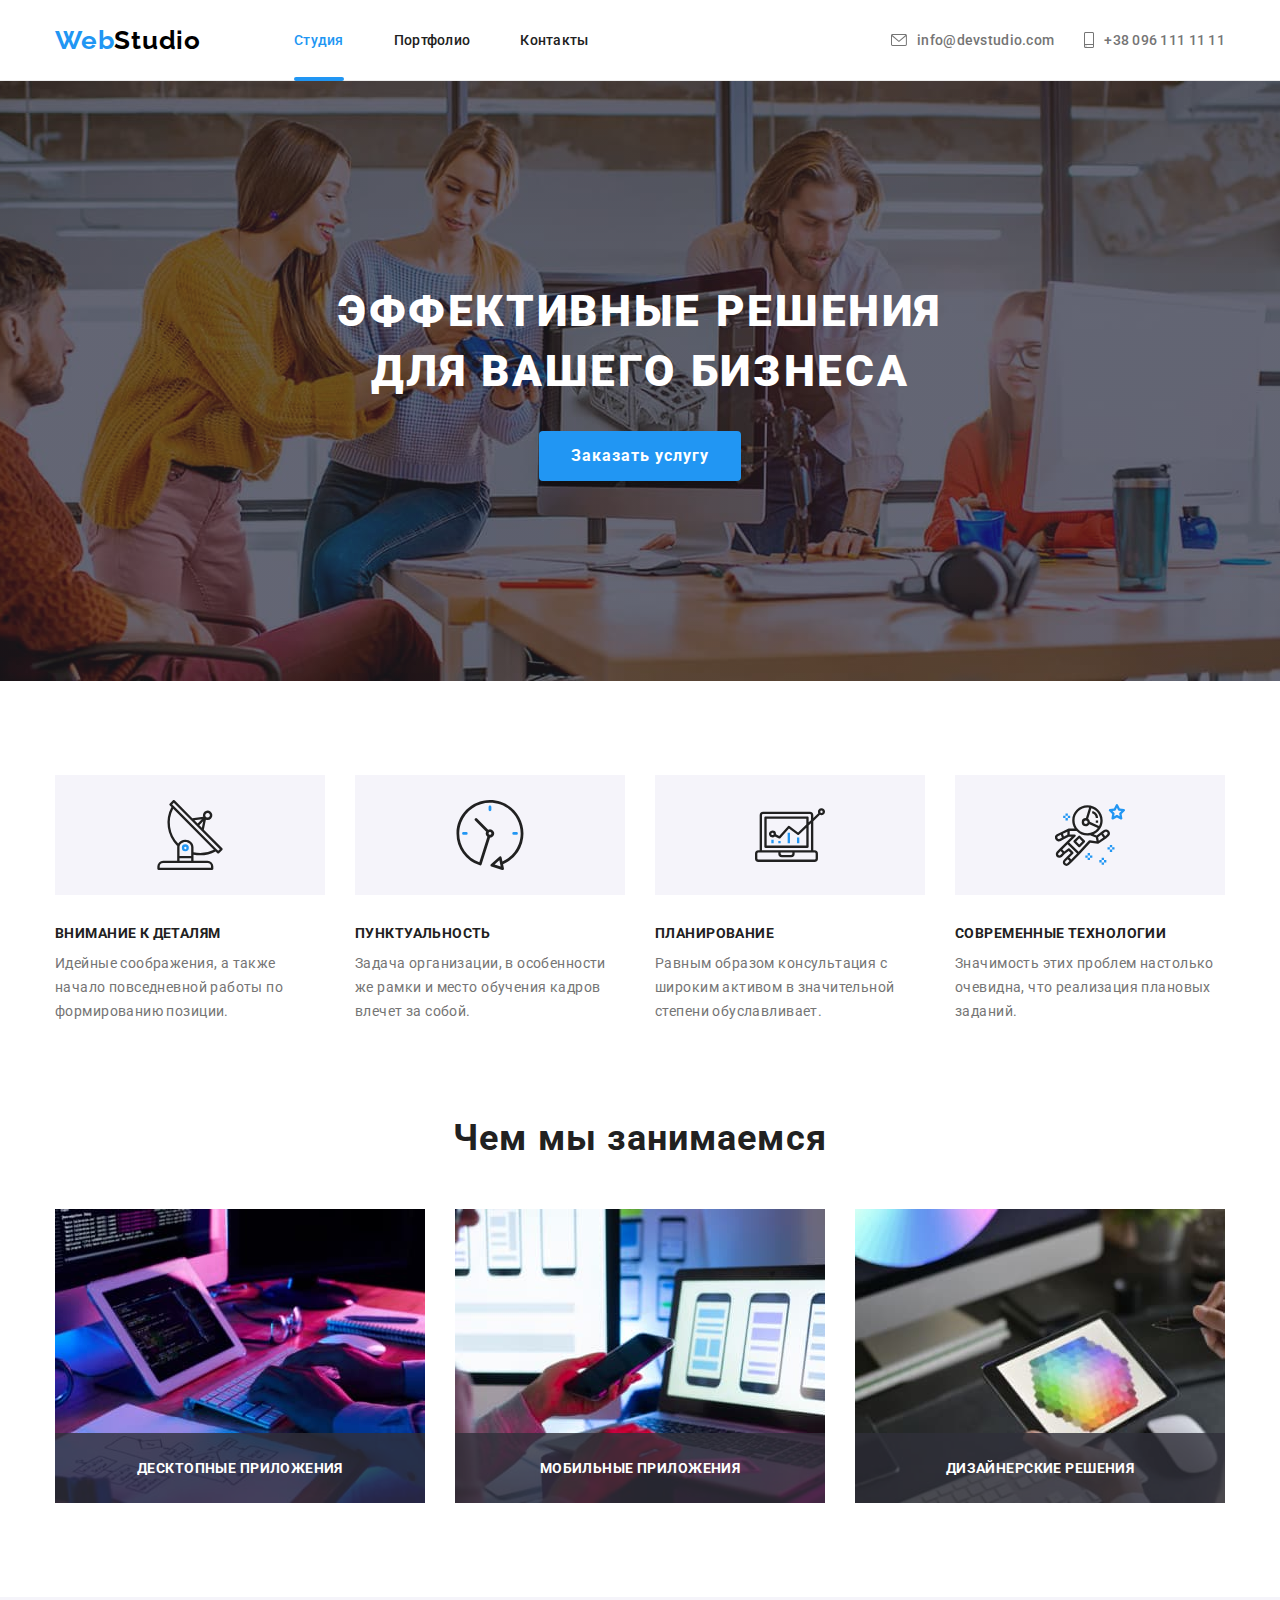
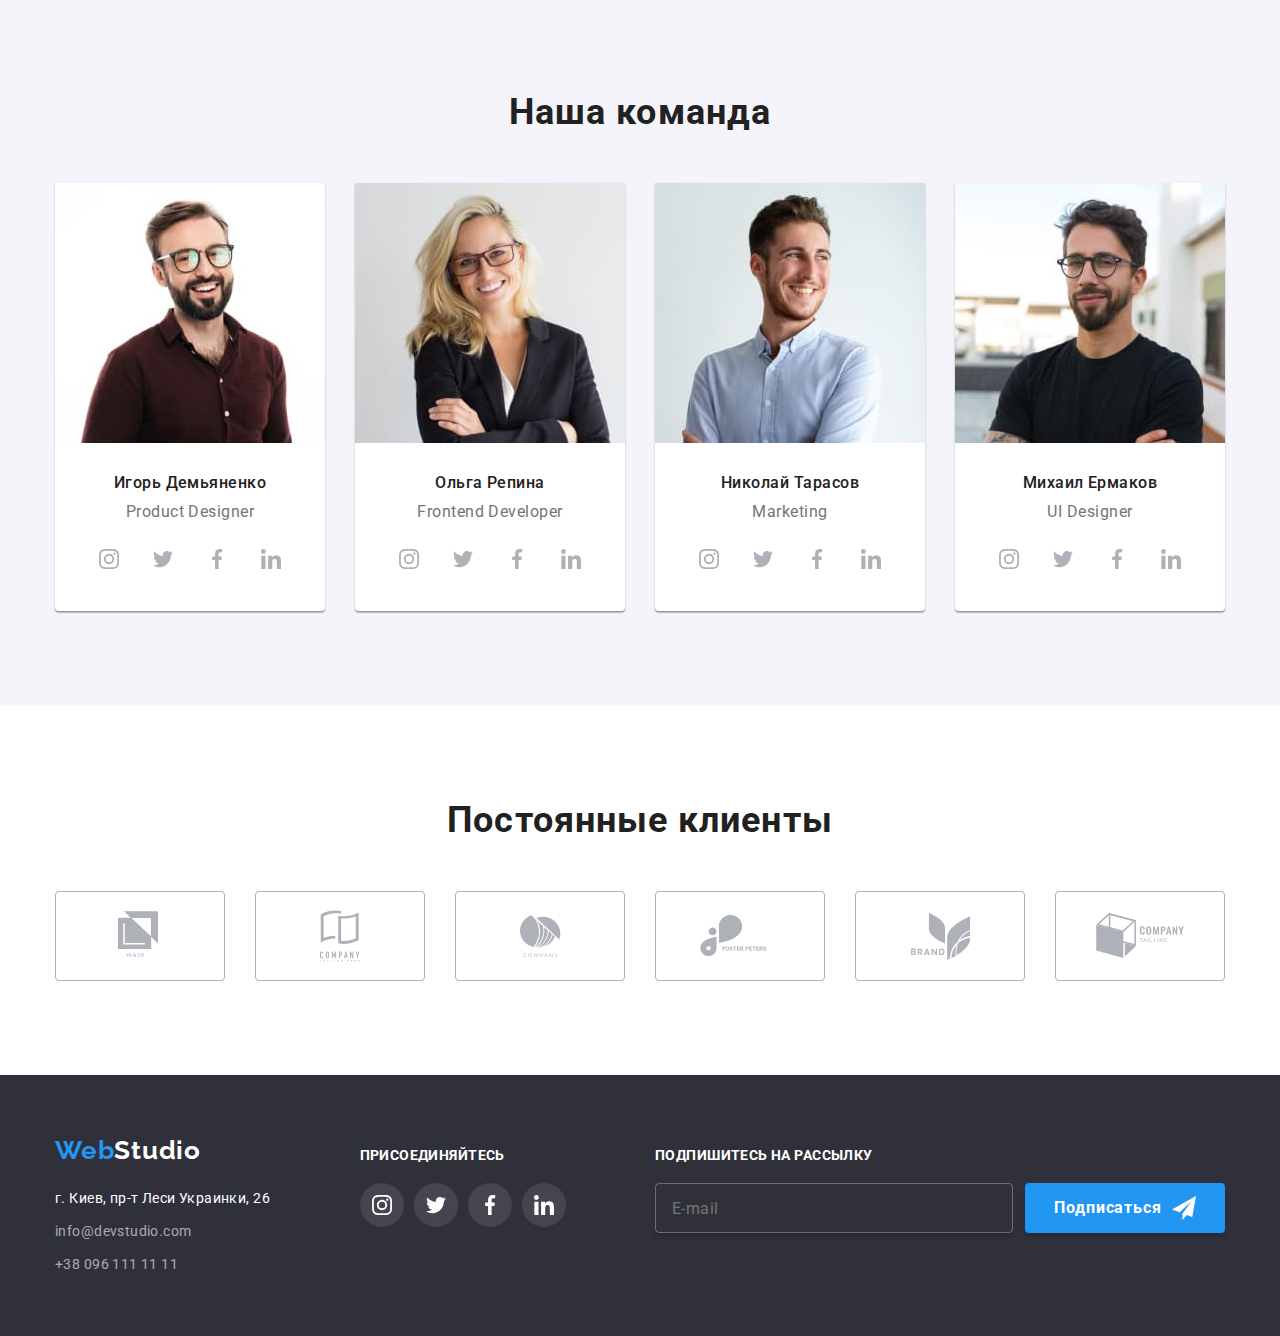
<file: index.html>
<!DOCTYPE html>
<html lang="ru">
  <head>
    <meta charset="UTF-8" />
    <meta name="viewport" content="width=device-width, initial-scale=1.0" />
    <title>Web Studio</title>
    <link
      rel="stylesheet"
      href="https://cdnjs.cloudflare.com/ajax/libs/modern-normalize/1.0.0/modern-normalize.css"
    />
    <link
      href="https://fonts.googleapis.com/css2?family=Raleway:wght@700&family=Roboto:wght@400;500;700&display=swap"
      rel="stylesheet"
    />
    <link rel="stylesheet" href="./css/main.min.css"/>
  </head>

  <body class="body">
    <!--HEADER-->
    <header class="header">
      <div class="container container--header">
        <div class="mobile-menu-wrapper">
          <a class="logo logo--light-theme logo--header link" href="./index.html" aria-label="логотип веб студии">
            <span class="logo-accent">Web</span>Studio
          </a>
          <button type="button" class="menu-button" aria-expanded="false" data-menu-button>
            <svg width="40" height="40" aria-label="переключатель мобильного меню">
              <use class="icon-close" href="./images/sprite.svg#close-menu"></use>
              <use class="icon-menu" href="./images/sprite.svg#menu"></use>
            </svg>
          </button>
        </div>
        <div class="menu-container" data-menu>
          <nav class="navigation">
            <ul class="navigation__list list">
              <li class="navigation__item">
                <a class="navigation__link navigation__link--current link" href="./index.html">Студия</a>
              </li>
              <li class="navigation__item">
                <a class="navigation__link link" href="./portfolio.html">Портфолио</a>
              </li>
              <li class="navigation__item">
                <a class="navigation__link link" href="">Контакты</a>
              </li>
            </ul>
          </nav>
          <address class="header__address address">
            <ul class="header__address-list list">
              <li class="header__address-item">
                <a class="header__address-link link" href="mailto:info@devstudio.com">
                  <svg class="header__address-icon" width="16" height="12">
                    <use href="./images/sprite.svg#envelope"></use>
                  </svg>
                  info@devstudio.com
                </a>
              </li>
              <li class="header__address-item">
                <a class="header__address-link link" href="tel:+380961111111">
                  <svg class="header__address-icon" width="10" height="16">
                    <use href="./images/sprite.svg#smartphone"></use>
                  </svg>
                  +38 096 111 11 11
                </a>
              </li>
            </ul>
          </address>
        </div>
      </div>
    </header>
    <main>
      <!--HERO-->
      <section class="hero">
        <div class="hero__bg">
          <div class="container">
            <h1 class="hero__title">
              Эффективные решения <br />
              для вашего бизнеса
            </h1>
            <button type="button" class="button button--hero" data-modal-open>
              Заказать услугу
            </button>
          </div>
        </div>
      </section>
      <!--ADVANTAGES-->
      <section class="advantages section">
        <div class="container">
          <h2 class="title visually-hidden">Преимущества</h2>
          <ul class="advantages__list list">
            <li class="advantages__item">
              <h3 class="advantages__item-title">Внимание к деталям</h3>
              <p class="advantages__item-text">
                Идейные соображения, а также начало повседневной работы по
                формированию позиции.
              </p>
            </li>
            <li class="advantages__item">
              <h3 class="advantages__item-title">Пунктуальность</h3>
              <p class="advantages__item-text">
                Задача организации, в особенности же рамки и место обучения
                кадров влечет за собой.
              </p>
            </li>
            <li class="advantages__item">
              <h3 class="advantages__item-title">Планирование</h3>
              <p class="advantages__item-text">
                Равным образом консультация с широким активом в значительной
                степени обуславливает.
              </p>
            </li>
            <li class="advantages__item">
              <h3 class="advantages__item-title">Современные технологии</h3>
              <p class="advantages__item-text">
                Значимость этих проблем настолько очевидна, что реализация
                плановых заданий.
              </p>
            </li>
          </ul>
        </div>
      </section>
      <!--ABOUT US-->
      <section class="about section no-top">
        <div class="container">
          <h2 class="title">Чем мы занимаемся</h2>
          <ul class="about__list list">
            <li class="about__item">
              <div class="about__thumb">
                <picture>
                  <source srcset="./images/about/about-1.jpg 1x, ./images/about/about-1@2x.jpg 2x"
                    media="(min-width: 1200px)">
                  <img class="about__img" src="./images/about/about-1.jpg" alt="программист печатает код"/>
                </picture>
                <h3 class="about__item-title">Десктопные приложения</h3>
              </div>
            </li>
            <li class="about__item">
              <div class="about__thumb">
                <picture>
                  <source srcset="./images/about/about-2.jpg 1x, ./images/about/about-2@2x.jpg 2x" 
                    media="(min-width: 1200px)">
                  <img class="about__img" src="./images/about/about-2.jpg" alt="дизайнер презентует варианты оформления сайта" />
                </picture>
                <h3 class="about__item-title">Мобильные приложения</h3>
              </div>
            </li>
            <li class="about__item">
              <div class="about__thumb">
                <picture>
                  <source srcset="./images/about/about-3.jpg 1x, ./images/about/about-3@2x.jpg 2x" 
                    media="(min-width: 1200px)">
                  <img class="about__img" src="./images/about/about-3.jpg" alt="дизайнер подбирает цвета на палитре" />
                </picture>
                <h3 class="about__item-title">Дизайнерские решения</h3>
              </div>
            </li>
          </ul>
        </div>
      </section>
      <!--TEAM-->
      <section class="team section">
        <div class="container">
          <h2 class="title">Наша команда</h2>
          <ul class="team__list list">
            <li class="team__item">
              <picture>
                <source srcset="./images/team/igor-desktop.jpg 1x, ./images/team/igor-desktop@2x.jpg 2x"
                media="(min-width: 1200px)">
                <source srcset="./images/team/igor-tablet.jpg 1x, ./images/team/igor-tablet@2x.jpg 2x"
                media="(min-width: 768px)">
                <source srcset="./images/team/igor-mobile.jpg 1x, ./images/team/igor-mobile@2x.jpg 2x">
                <!-- media="(min-width: 480px)"> -->
              <img
                class="team__img"
                src="./images/team/igor-mobile.jpg"
                alt="игорь демьяненко"
              />
              </picture>
              <h3 class="team__name">Игорь Демьяненко</h3>
              <p class="team__item-text" lang="en">Product Designer</p>
              <ul class="social social--team list">
                <li class="social__item">
                  <a class="social__link social__link--light-theme" href="" aria-label="instagram">
                    <svg class="social__icon">
                      <use href="./images/sprite.svg#instagram"></use>
                    </svg>
                  </a>
                </li>
                <li class="social__item">
                  <a class="social__link social__link--light-theme" href="" aria-label="twitter">
                    <svg class="social__icon">
                      <use href="./images/sprite.svg#twitter"></use>
                    </svg>
                  </a>
                </li>
                <li class="social__item">
                  <a class="social__link social__link--light-theme" href="" aria-label="facebook">
                    <svg class="social__icon">
                      <use href="./images/sprite.svg#facebook"></use>
                    </svg>
                  </a>
                </li>
                <li class="social__item">
                  <a class="social__link social__link--light-theme" href="" aria-label="linkedin">
                    <svg class="social__icon">
                      <use href="./images/sprite.svg#linkedin"></use>
                    </svg>
                  </a>
                </li>
              </ul>
            </li>
            <li class="team__item">
              <picture>
                <source srcset="./images/team/olga-desktop.jpg 1x, ./images/team/olga-desktop@2x.jpg 2x" media="(min-width: 1200px)">
                <source srcset="./images/team/olga-tablet.jpg 1x, ./images/team/olga-tablet@2x.jpg 2x" media="(min-width: 768px)">
                <source srcset="./images/team/olga-mobile.jpg 1x, ./images/team/olga-mobile@2x.jpg 2x">
                <img class="team__img" src="./images/team/olga-mobile.jpg" alt="ольга репина"/>
              </picture>
              <h3 class="team__name">Ольга Репина</h3>
              <p class="team__item-text" lang="en">Frontend Developer</p>
              <ul class="social social--team list">
                <li class="social__item">
                  <a class="social__link social__link--light-theme" href="" aria-label="instagram">
                    <svg class="social__icon">
                      <use href="./images/sprite.svg#instagram"></use>
                    </svg>
                  </a>
                </li>
                <li class="social__item">
                  <a class="social__link social__link--light-theme" href="" aria-label="twitter">
                    <svg class="social__icon">
                      <use href="./images/sprite.svg#twitter"></use>
                    </svg>
                  </a>
                </li>
                <li class="social__item">
                  <a class="social__link social__link--light-theme" href="" aria-label="facebook">
                    <svg class="social__icon">
                      <use href="./images/sprite.svg#facebook"></use>
                    </svg>
                  </a>
                </li>
                <li class="social__item">
                  <a class="social__link social__link--light-theme" href="" aria-label="linkedin">
                    <svg class="social__icon">
                      <use href="./images/sprite.svg#linkedin"></use>
                    </svg>
                  </a>
                </li>
              </ul>
            </li>
            <li class="team__item">
              <picture>
                <source srcset="./images/team/nikolai-desktop.jpg 1x, ./images/team/nikolai-desktop@2x.jpg 2x" media="(min-width: 1200px)">
                <source srcset="./images/team/nikolai-tablet.jpg 1x, ./images/team/nikolai-tablet@2x.jpg 2x" media="(min-width: 768px)">
                <source srcset="./images/team/nikolai-mobile.jpg 1x, ./images/team/nikolai-mobile@2x.jpg 2x">
                <img class="team__img" src="./images/team/nikolai-mobile.jpg" alt="николай тарасов" />
              </picture>
              <h3 class="team__name">Николай Тарасов</h3>
              <p class="team__item-text" lang="en">Marketing</p>
              <ul class="social social--team list">
                <li class="social__item">
                  <a class="social__link social__link--light-theme" href="" aria-label="instagram">
                    <svg class="social__icon">
                      <use href="./images/sprite.svg#instagram"></use>
                    </svg>
                  </a>
                </li>
                <li class="social__item">
                  <a class="social__link social__link--light-theme" href="" aria-label="twitter">
                    <svg class="social__icon">
                      <use href="./images/sprite.svg#twitter"></use>
                    </svg>
                  </a>
                </li>
                <li class="social__item">
                  <a class="social__link social__link--light-theme" href="" aria-label="facebook">
                    <svg class="social__icon">
                      <use href="./images/sprite.svg#facebook"></use>
                    </svg>
                  </a>
                </li>
                <li class="social__item">
                  <a class="social__link social__link--light-theme" href="" aria-label="linkedin">
                    <svg class="social__icon">
                      <use href="./images/sprite.svg#linkedin"></use>
                    </svg>
                  </a>
                </li>
              </ul>
            </li>
            <li class="team__item">
              <picture>
                <source srcset="./images/team/michael-desktop.jpg 1x, ./images/team/michael-desktop@2x.jpg 2x" media="(min-width: 1200px)">
                <source srcset="./images/team/michael-tablet.jpg 1x, ./images/team/michael-tablet@2x.jpg 2x" media="(min-width: 768px)">
                <source srcset="./images/team/michael-mobile.jpg 1x, ./images/team/michael-mobile@2x.jpg 2x">
                <img class="team__img" src="./images/team/michael-mobile.jpg" alt="михаил ермаков" />
              </picture>
              <h3 class="team__name">Михаил Ермаков</h3>
              <p class="team__item-text" lang="en">UI Designer</p>
              <ul class="social social--team list">
                <li class="social__item">
                  <a class="social__link social__link--light-theme" href="" aria-label="instagram">
                    <svg class="social__icon">
                      <use href="./images/sprite.svg#instagram"></use>
                    </svg>
                  </a>
                </li>
                <li class="social__item">
                  <a class="social__link social__link--light-theme" href="" aria-label="twitter">
                    <svg class="social__icon">
                      <use href="./images/sprite.svg#twitter"></use>
                    </svg>
                  </a>
                </li>
                <li class="social__item">
                  <a class="social__link social__link--light-theme" href="" aria-label="facebook">
                    <svg class="social__icon">
                      <use href="./images/sprite.svg#facebook"></use>
                    </svg>
                  </a>
                </li>
                <li class="social__item">
                  <a class="social__link social__link--light-theme" href="" aria-label="linkedin">
                    <svg class="social__icon">
                      <use href="./images/sprite.svg#linkedin"></use>
                    </svg>
                  </a>
                </li>
              </ul>
            </li>
          </ul>
        </div>
      </section>
      <!--CLIENTS-->
      <section class="clients section">
        <div class="container">
          <h2 class="title">Постоянные клиенты</h2>
          <ul class="clients__list list">
            <li class="clients__item">
              <a class="clients__link" href="" aria-label="">
                <svg class="clients__icon" width="44.27" height="49.23">
                  <use href="./images/sprite.svg#yaco"></use>
                </svg>
              </a>
            </li>
            <li class="clients__item">
              <a class="clients__link" href="" aria-label="">
                <svg class="clients__icon" width="40" height="52">
                  <use href="./images/sprite.svg#company-tagline"></use>
                </svg>
              </a>
            </li>
            <li class="clients__item">
              <a class="clients__link" href="" aria-label="">
                <svg class="clients__icon" width="41" height="42.6">
                  <use href="./images/sprite.svg#company"></use>
                </svg>
              </a>
            </li>
            <li class="clients__item">
              <a class="clients__link" href="" aria-label="">
                <svg class="clients__icon" width="79.66" height="42.02">
                  <use href="./images/sprite.svg#foster"></use>
                </svg>
              </a>
            </li>
            <li class="clients__item">
              <a class="clients__link" href="" aria-label="">
                <svg class="clients__icon" width="59" height="47">
                  <use href="./images/sprite.svg#brand"></use>
                </svg>
              </a>
            </li>
            <li class="clients__item">
              <a class="clients__link" href="" aria-label="">
                <svg class="clients__icon" width="88.48" height="45.44">
                  <use href="./images/sprite.svg#company-tag-line"></use>
                </svg>
              </a>
            </li>
          </ul>
        </div>
      </section>
      <!--CLIENTS-->
    </main>
    <!--FOOTER-->
    <footer class="footer">
      <div class="container container--footer">
        <div class="footer__contacts">
          <a
            class="logo logo--dark-theme link"
            href="./index.html"
            aria-label="логотип веб студии"
            ><span class="logo-accent">Web</span>Studio</a
          >
          <address class="footer__address address">
            <ul class="footer__address-list list">
              <li class="footer__address-item">
                <a
                  class="footer__address-link footer__address-link--street link"
                  href="https://goo.gl/maps/gtDmqWrDVFJBC3M18"
                  target="_blank"
                  >г. Киев, пр-т Леси Украинки, 26</a
                >
              </li>
              <li class="footer__address-item">
                <a
                  class="footer__address-link link"
                  href="mailto:info@devstudio.com"
                  >info@devstudio.com</a
                >
              </li>
              <li class="footer__address-item">
                <a
                  class="footer__address-link link"
                  href="tel:+380961111111"
                  >+38 096 111 11 11</a
                >
              </li>
            </ul>
          </address>
        </div>
        <div class="social--footer">
          <p class="footer_title">Присоединяйтесь</p>
          <ul class="social list">
            <li class="social__item">
              <a class="social__link social__link--dark-theme" href="" aria-label="instagram">
                <svg class="social__icon">
                  <use href="./images/sprite.svg#instagram"></use>
                </svg>
              </a>
            </li>
            <li class="social__item">
              <a class="social__link social__link--dark-theme" href="" aria-label="twitter">
                <svg class="social__icon">
                  <use href="./images/sprite.svg#twitter"></use>
                </svg>
              </a>
            </li>
            <li class="social__item">
              <a class="social__link social__link--dark-theme" href="" aria-label="facebook">
                <svg class="social__icon">
                  <use href="./images/sprite.svg#facebook"></use>
                </svg>
              </a>
            </li>
            <li class="social__item">
              <a class="social__link social__link--dark-theme" href="" aria-label="linkedin">
                <svg class="social__icon">
                  <use href="./images/sprite.svg#linkedin"></use>
                </svg>
              </a>
            </li>
          </ul>
        </div>
        <div class="subscription">
          <p class="footer_title">Подпишитесь на рассылку</p>
          <form class="subscription__form">
            <input type="email" name="subscription-email" placeholder="E-mail" class="subscription__input">
            <button type="submit" class="button button--subscription">
              Подписаться
              <svg class="subscription__icon">
                <use href="./images/sprite.svg#send"></use>
              </svg>
            </button>  
          </form>
        </div>
      </div>
    </footer>
    <!--MODAL-->
    <div class="backdrop is-hidden" data-modal>
      <div class="modal__wrapper">
        <div class="modal">
          <p class="feedback__title">Оставьте свои данные, мы вам перезвоним</p>
          <form class="feedback">
            <label class="feedback__form-field">
              <span class="feedback__input-label">Имя</span>
              <input type="text" name="user-name" class="feedback__input">
              <svg class="feedback__field-icon">
                <use href="./images/sprite.svg#person-form"></use>
              </svg>
            </label>
            <label class="feedback__form-field">
              <span class="feedback__input-label">Телефон</span>
              <input type="tel" name="user-tel" class="feedback__input">
              <svg class="feedback__field-icon">
                <use href="./images/sprite.svg#phone-form"></use>
              </svg>
            </label>
            <label class="feedback__form-field">
              <span class="feedback__input-label">Почта</span>
              <input type="email" name="user-email" class="feedback__input">
              <svg class="feedback__field-icon">
                <use href="./images/sprite.svg#envelope-form"></use>
              </svg>
            </label>
              <span class="feedback__input-label">Комментарий</span>
              <textarea name="user-text" placeholder="Введите текст" class="feedback__input feedback__input--textarea"></textarea>
            <div class="agreement">
              <input type="checkbox" name="agreement" value="agreed" class="agreement__checkbox visually-hidden" id="agreement"/>
              <label class="agreement__label" for="agreement">
                <span class="agreement__text">Соглашаюсь с рассылкой и принимаю</span>
                <a href="" class="agreement__link">Условия договора</a>
              </label>
            </div>
            <button type="submit" class="button button--modal">Отправить</button>
          </form>
          <button type="button" class="close-btn" data-modal-close>
            <svg class="close-btn__icon" width="11" height="11">
              <use href="./images/sprite.svg#close"></use>
            </svg>
          </button>
        </div>
      </div>
    </div>
    <!--MODAL-->
    <script src="./js/modal.js"></script>
    <script src="./js/menu.js"></script>
  </body>
</html>
</file>
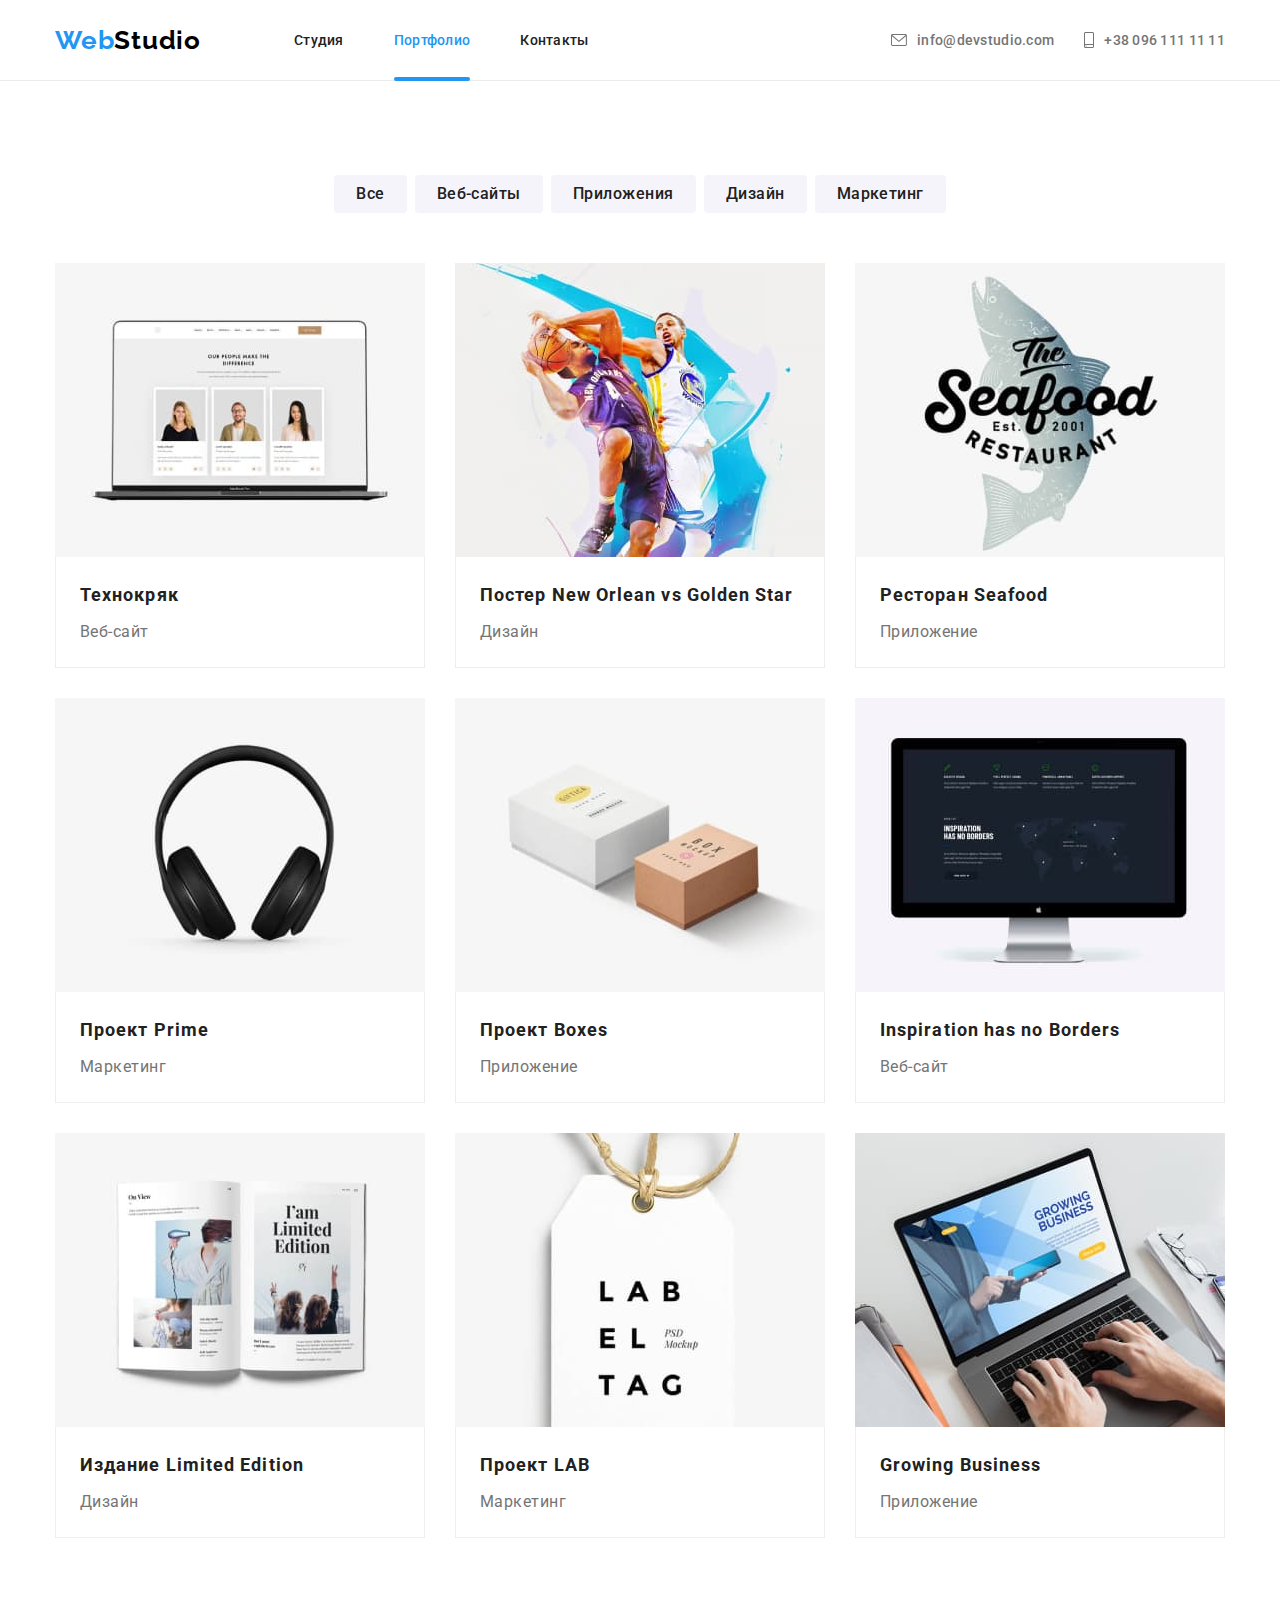
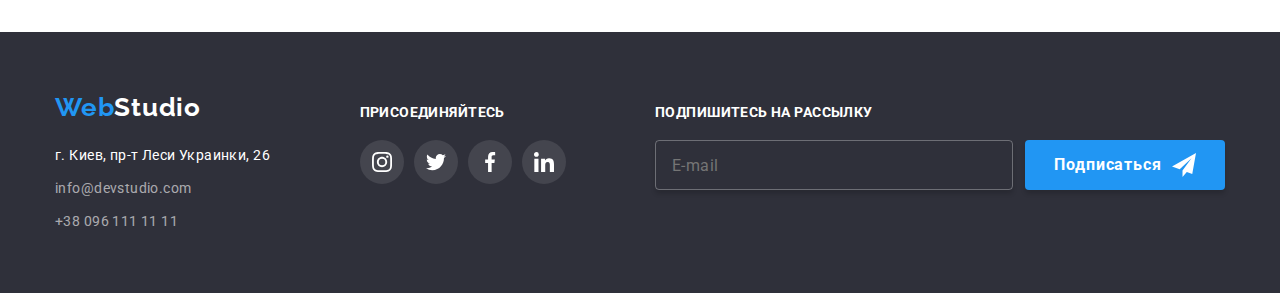
<file: portfolio.html>
<!DOCTYPE html>
<html lang="ru">
  <head>
    <meta charset="UTF-8" />
    <meta name="viewport" content="width=device-width, initial-scale=1.0" />
    <title>Web Studio</title>
    <link
      rel="stylesheet"
      href="https://cdnjs.cloudflare.com/ajax/libs/modern-normalize/1.0.0/modern-normalize.css"
    />
    <link
      href="https://fonts.googleapis.com/css2?family=Raleway:wght@700&family=Roboto:wght@400;500;700&display=swap"
      rel="stylesheet"
    />
    <link rel="stylesheet" href="./css/main.min.css"/>
  </head>

  <body class="body">
    <!--HEADER-->
    <header class="header">
      <div class="container container--header">
        <div class="mobile-menu-wrapper">
          <a class="logo logo--light-theme logo--header link" href="./index.html" aria-label="логотип веб студии">
            <span class="logo-accent">Web</span>Studio
          </a>
          <button type="button" class="menu-button" aria-expanded="false" data-menu-button>
            <svg width="40" height="40" aria-label="переключатель мобильного меню">
              <use class="icon-close" href="./images/sprite.svg#close-menu"></use>
              <use class="icon-menu" href="./images/sprite.svg#menu"></use>
            </svg>
          </button>
        </div>
        <div class="menu-container" data-menu>
          <nav class="navigation">
            <ul class="navigation__list list">
              <li class="navigation__item">
                <a class="navigation__link link" href="./index.html">Студия</a>
              </li>
              <li class="navigation__item">
                <a class="navigation__link navigation__link--current link" href="./portfolio.html">Портфолио</a>
              </li>
              <li class="navigation__item">
                <a class="navigation__link link" href="">Контакты</a>
              </li>
            </ul>
          </nav>
          <address class="header__address address">
            <ul class="header__address-list list">
              <li class="header__address-item">
                <a class="header__address-link link" href="mailto:info@devstudio.com">
                  <svg class="header__address-icon" width="16" height="12">
                    <use href="./images/sprite.svg#envelope"></use>
                  </svg>
                  info@devstudio.com
                </a>
              </li>
              <li class="header__address-item">
                <a class="header__address-link link" href="tel:+380961111111">
                  <svg class="header__address-icon" width="10" height="16">
                    <use href="./images/sprite.svg#smartphone"></use>
                  </svg>
                  +38 096 111 11 11
                </a>
              </li>
            </ul>
          </address>
        </div>
      </div>
    </header>
    <main>
      <section class="section">
        <div class="container">
          <h1 class="visually-hidden">Наши работы</h1>
          <ul class="filter list">
            <li class="filter__item">
              <button type="button" class="filter__btn">Все</button>
            </li>
            <li class="filter__item">
              <button type="button" class="filter__btn">
                Веб-сайты
              </button>
            </li>
            <li class="filter__item">
              <button type="button" class="filter__btn">
                Приложения
              </button>
            </li>
            <li class="filter__item">
              <button type="button" class="filter__btn">
                Дизайн
              </button>
            </li>
            <li class="filter__item">
              <button type="button" class="filter__btn">
                Маркетинг
              </button>
            </li>
          </ul>
          <ul class="portfolio list">
            <li class="portfolio__item">
              <a class="portfolio__link">
                <div class="portfolio__thumb">
                  <picture>
                    <source srcset="./images/portfolio/portfolio-1-desktop.jpg 1x, ./images/portfolio/portfolio-1-desktop@2x.jpg 2x"
                      media="(min-width: 1200px)">
                    <source srcset="./images/portfolio/portfolio-1-tablet.jpg 1x, ./images/portfolio/portfolio-1-tablet@2x.jpg 2x"
                      media="(min-width: 768px)">
                    <source srcset="./images/portfolio/portfolio-1-mobile.jpg 1x, ./images/portfolio/portfolio-1-mobile@2x.jpg 2x">
                    <img class="portfolio__img" src="./images/portfolio/portfolio-1-mobile.jpg" alt="экран компьютера с сайтом" />
                   </picture>
                  <div class="portfolio__item-overlay">
                    <p>
                      Технокряк это современная площадка распространения
                      коронавируса. Компании используют эту платформу для
                      цифрового шпионажа и атак на защищённые сервера
                      конкурентов.
                    </p>
                  </div>
                </div>
                <div class="portfolio__item-description">
                  <h2 class="portfolio__item-title">Технокряк</h2>
                  <p class="portfolio__item-text">Веб-сайт</p>
                </div>
              </a>
            </li>
            <li class="portfolio__item">
              <a class="portfolio__link">
                <div class="portfolio__thumb">
                  <picture>
                    <source srcset="./images/portfolio/portfolio-2-desktop.jpg 1x, ./images/portfolio/portfolio-2-desktop@2x.jpg 2x"
                      media="(min-width: 1200px)">
                    <source srcset="./images/portfolio/portfolio-2-tablet.jpg 1x, ./images/portfolio/portfolio-2-tablet@2x.jpg 2x"
                      media="(min-width: 768px)">
                    <source srcset="./images/portfolio/portfolio-2-mobile.jpg 1x, ./images/portfolio/portfolio-2-mobile@2x.jpg 2x">
                    <img class="portfolio__img" src="./images/portfolio/portfolio-2-mobile.jpg" alt="два баскетболиста с мячем" />
                  </picture>
                  <div class="portfolio__item-overlay">
                    <p>
                      Технокряк это современная площадка распространения
                      коронавируса. Компании используют эту платформу для
                      цифрового шпионажа и атак на защищённые сервера
                      конкурентов.
                    </p>
                  </div>
                </div>
                <div class="portfolio__item-description">
                  <h2 class="portfolio__item-title">
                    Постер <span lang="en">New Orlean vs Golden Star</span>
                  </h2>
                  <p class="portfolio__item-text">Дизайн</p>
                </div>
              </a>
            </li>
            <li class="portfolio__item">
              <a class="portfolio__link">
                <div class="portfolio__thumb">
                  <picture>
                    <source srcset="./images/portfolio/portfolio-3-desktop.jpg 1x, ./images/portfolio/portfolio-3-desktop@2x.jpg 2x"
                      media="(min-width: 1200px)">
                    <source srcset="./images/portfolio/portfolio-3-tablet.jpg 1x, ./images/portfolio/portfolio-3-tablet@2x.jpg 2x"
                      media="(min-width: 768px)">
                    <source srcset="./images/portfolio/portfolio-3-mobile.jpg 1x, ./images/portfolio/portfolio-3-mobile@2x.jpg 2x">
                    <img class="portfolio__img" src="./images/portfolio/portfolio-3-mobile.jpg" alt="логотип ресторана" />
                  </picture>
                  <div class="portfolio__item-overlay">
                    <p>
                      Технокряк это современная площадка распространения
                      коронавируса. Компании используют эту платформу для
                      цифрового шпионажа и атак на защищённые сервера
                      конкурентов.
                    </p>
                  </div>
                </div>
                <div class="portfolio__item-description">
                  <h2 class="portfolio__item-title">
                    Ресторан <span lang="en">Seafood</span>
                  </h2>
                  <p class="portfolio__item-text">Приложение</p>
                </div>
              </a>
            </li>
            <li class="portfolio__item">
              <a class="portfolio__link">
                <div class="portfolio__thumb">
                  <picture>
                    <source srcset="./images/portfolio/portfolio-4-desktop.jpg 1x, ./images/portfolio/portfolio-4-desktop@2x.jpg 2x"
                      media="(min-width: 1200px)">
                    <source srcset="./images/portfolio/portfolio-4-tablet.jpg 1x, ./images/portfolio/portfolio-4-tablet@2x.jpg 2x"
                      media="(min-width: 768px)">
                    <source srcset="./images/portfolio/portfolio-4-mobile.jpg 1x, ./images/portfolio/portfolio-4-mobile@2x.jpg 2x">
                    <img class="portfolio__img" src="./images/portfolio/portfolio-4-mobile.jpg" alt="наушники" />
                  </picture>
                  <div class="portfolio__item-overlay">
                    <p>
                      Технокряк это современная площадка распространения
                      коронавируса. Компании используют эту платформу для
                      цифрового шпионажа и атак на защищённые сервера
                      конкурентов.
                    </p>
                  </div>
                </div>
                <div class="portfolio__item-description">
                  <h2 class="portfolio__item-title">
                    Проект <span lang="en">Prime</span>
                  </h2>
                  <p class="portfolio__item-text">Маркетинг</p>
                </div>
              </a>
            </li>
            <li class="portfolio__item">
              <a class="portfolio__link">
                <div class="portfolio__thumb">
                  <picture>
                    <source srcset="./images/portfolio/portfolio-5-desktop.jpg 1x, ./images/portfolio/portfolio-5-desktop@2x.jpg 2x"
                      media="(min-width: 1200px)">
                    <source srcset="./images/portfolio/portfolio-5-tablet.jpg 1x, ./images/portfolio/portfolio-5-tablet@2x.jpg 2x"
                      media="(min-width: 768px)">
                    <source srcset="./images/portfolio/portfolio-5-mobile.jpg 1x, ./images/portfolio/portfolio-5-mobile@2x.jpg 2x">
                    <img class="portfolio__img" src="./images/portfolio/portfolio-5-mobile.jpg" alt="две коробки лежат" />
                  </picture>
                  <div class="portfolio__item-overlay">
                    <p>
                      Технокряк это современная площадка распространения
                      коронавируса. Компании используют эту платформу для
                      цифрового шпионажа и атак на защищённые сервера
                      конкурентов.
                    </p>
                  </div>
                </div>
                <div class="portfolio__item-description">
                  <h2 class="portfolio__item-title">
                    Проект <span lang="en">Boxes</span>
                  </h2>
                  <p class="portfolio__item-text">Приложение</p>
                </div>
              </a>
            </li>
            <li class="portfolio__item">
              <a class="portfolio__link">
                <div class="portfolio__thumb">
                  <picture>
                    <source srcset="./images/portfolio/portfolio-6-desktop.jpg 1x, ./images/portfolio/portfolio-6-desktop@2x.jpg 2x"
                      media="(min-width: 1200px)">
                    <source srcset="./images/portfolio/portfolio-6-tablet.jpg 1x, ./images/portfolio/portfolio-6-tablet@2x.jpg 2x"
                      media="(min-width: 768px)">
                    <source srcset="./images/portfolio/portfolio-6-mobile.jpg 1x, ./images/portfolio/portfolio-6-mobile@2x.jpg 2x">
                    <img class="portfolio__img" src="./images/portfolio/portfolio-6-mobile.jpg" alt="экран с сайтом" />
                  </picture>
                  <div class="portfolio__item-overlay">
                    <p>
                      Технокряк это современная площадка распространения
                      коронавируса. Компании используют эту платформу для
                      цифрового шпионажа и атак на защищённые сервера
                      конкурентов.
                    </p>
                  </div>
                </div>
                <div class="portfolio__item-description">
                  <h2 class="portfolio__item-title" lang="en">
                    Inspiration has no Borders
                  </h2>
                  <p class="portfolio__item-text">Веб-сайт</p>
                </div>
              </a>
            </li>
            <li class="portfolio__item">
              <a class="portfolio__link">
                <div class="portfolio__thumb">
                  <picture>
                    <source srcset="./images/portfolio/portfolio-7-desktop.jpg 1x, ./images/portfolio/portfolio-7-desktop@2x.jpg 2x"
                      media="(min-width: 1200px)">
                    <source srcset="./images/portfolio/portfolio-7-tablet.jpg 1x, ./images/portfolio/portfolio-7-tablet@2x.jpg 2x"
                      media="(min-width: 768px)">
                    <source srcset="./images/portfolio/portfolio-7-mobile.jpg 1x, ./images/portfolio/portfolio-7-mobile@2x.jpg 2x">
                    <img class="portfolio__img" src="./images/portfolio/portfolio-7-mobile.jpg" alt="журнал" />
                  </picture>
                  <div class="portfolio__item-overlay">
                    <p>
                      Технокряк это современная площадка распространения
                      коронавируса. Компании используют эту платформу для
                      цифрового шпионажа и атак на защищённые сервера
                      конкурентов.
                    </p>
                  </div>
                </div>
                <div class="portfolio__item-description">
                  <h2 class="portfolio__item-title">
                    Издание <span lang="en">Limited Edition</span>
                  </h2>
                  <p class="portfolio__item-text">Дизайн</p>
                </div>
              </a>
            </li>
            <li class="portfolio__item">
              <a class="portfolio__link">
                <div class="portfolio__thumb">
                  <picture>
                    <source srcset="./images/portfolio/portfolio-8-desktop.jpg 1x, ./images/portfolio/portfolio-8-desktop@2x.jpg 2x"
                      media="(min-width: 1200px)">
                    <source srcset="./images/portfolio/portfolio-8-tablet.jpg 1x, ./images/portfolio/portfolio-8-tablet@2x.jpg 2x"
                      media="(min-width: 768px)">
                    <source srcset="./images/portfolio/portfolio-8-mobile.jpg 1x, ./images/portfolio/portfolio-8-mobile@2x.jpg 2x">
                    <img class="portfolio__img" src="./images/portfolio/portfolio-8-mobile.jpg" alt="этикетка с логотипом" />
                  </picture>
                  <div class="portfolio__item-overlay">
                    <p>
                      Технокряк это современная площадка распространения
                      коронавируса. Компании используют эту платформу для
                      цифрового шпионажа и атак на защищённые сервера
                      конкурентов.
                    </p>
                  </div>
                </div>
                <div class="portfolio__item-description">
                  <h2 class="portfolio__item-title">
                    Проект <span lang="en">LAB</span>
                  </h2>
                  <p class="portfolio__item-text">Маркетинг</p>
                </div>
              </a>
            </li>
            <li class="portfolio__item">
              <a class="portfolio__link">
                <div class="portfolio__thumb">
                  <picture>
                    <source srcset="./images/portfolio/portfolio-9-desktop.jpg 1x, ./images/portfolio/portfolio-9-desktop@2x.jpg 2x"
                      media="(min-width: 1200px)">
                    <source srcset="./images/portfolio/portfolio-9-tablet.jpg 1x, ./images/portfolio/portfolio-9-tablet@2x.jpg 2x"
                      media="(min-width: 768px)">
                    <source srcset="./images/portfolio/portfolio-9-mobile.jpg 1x, ./images/portfolio/portfolio-9-mobile@2x.jpg 2x">
                    <img class="portfolio__img" src="./images/portfolio/portfolio-9-mobile.jpg" alt="экран с сайтом" />
                  </picture>
                  <div class="portfolio__item-overlay">
                    <p>
                      Технокряк это современная площадка распространения
                      коронавируса. Компании используют эту платформу для
                      цифрового шпионажа и атак на защищённые сервера
                      конкурентов.
                    </p>
                  </div>
                </div>
                <div class="portfolio__item-description">
                  <h2 class="portfolio__item-title" lang="en">
                    Growing Business
                  </h2>
                  <p class="portfolio__item-text">Приложение</p>
                </div>
              </a>
            </li>
          </ul>
        </div>
      </section>
    </main>
    <!--FOOTER-->
    <footer class="footer">
      <div class="container container--footer">
        <div class="footer__contacts">
          <a class="logo logo--dark-theme link" href="./index.html" aria-label="логотип веб студии"><span
              class="logo-accent">Web</span>Studio</a>
          <address class="footer__address address">
            <ul class="footer__address-list list">
              <li class="footer__address-item">
                <a class="footer__address-link footer__address-link--street link"
                  href="https://goo.gl/maps/gtDmqWrDVFJBC3M18" target="_blank">г. Киев, пр-т Леси Украинки, 26</a>
              </li>
              <li class="footer__address-item">
                <a class="footer__address-link link" href="mailto:info@devstudio.com">info@devstudio.com</a>
              </li>
              <li class="footer__address-item">
                <a class="footer__address-link link" href="tel:+380961111111">+38 096 111 11 11</a>
              </li>
            </ul>
          </address>
        </div>
        <div class="social--footer">
          <p class="footer_title">Присоединяйтесь</p>
          <ul class="social list">
            <li class="social__item">
              <a class="social__link social__link--dark-theme" href="" aria-label="instagram">
                <svg class="social__icon">
                  <use href="./images/sprite.svg#instagram"></use>
                </svg>
              </a>
            </li>
            <li class="social__item">
              <a class="social__link social__link--dark-theme" href="" aria-label="twitter">
                <svg class="social__icon">
                  <use href="./images/sprite.svg#twitter"></use>
                </svg>
              </a>
            </li>
            <li class="social__item">
              <a class="social__link social__link--dark-theme" href="" aria-label="facebook">
                <svg class="social__icon">
                  <use href="./images/sprite.svg#facebook"></use>
                </svg>
              </a>
            </li>
            <li class="social__item">
              <a class="social__link social__link--dark-theme" href="" aria-label="linkedin">
                <svg class="social__icon">
                  <use href="./images/sprite.svg#linkedin"></use>
                </svg>
              </a>
            </li>
          </ul>
        </div>
        <div class="subscription">
          <p class="footer_title">Подпишитесь на рассылку</p>
          <form class="subscription__form">
            <input type="email" name="subscription-email" placeholder="E-mail" class="subscription__input">
            <button type="submit" class="button button--subscription">
              Подписаться
              <svg class="subscription__icon">
                <use href="./images/sprite.svg#send"></use>
              </svg>
            </button>
          </form>
        </div>
      </div>
    </footer>
    <script src="./js/menu.js"></script>
  </body>
</html>
</file>
<file: css/main.min.css>
.visually-hidden{position:absolute;width:1px;height:1px;margin:-1px;border:0;padding:0;clip:rect(0 0 0 0);overflow:hidden}h1,h2,h3,h4,h5,h6,p,section{padding:0;margin:0}.list{padding:0;margin:0;list-style:none}.link{text-decoration:none}.address{font-style:normal}.body{margin:0;font-family:"Roboto",sans-serif;font-style:normal;background-color:#fff}img,svg{display:block}input{padding:0;outline:none;box-sizing:border-box}.container{width:100%;padding:0 15px;margin:0 auto}@media screen and (min-width: 480px){.container{width:480px}}@media screen and (min-width: 768px){.container{width:768px}.container--header{display:flex;align-items:center}.container--footer{display:flex;flex-wrap:wrap;justify-content:space-around}}@media screen and (min-width: 1200px){.container{width:1200px}.container--footer{justify-content:space-between}}.section{padding-top:60px;padding-bottom:60px}@media screen and (min-width: 1200px){.section{padding-top:94px;padding-bottom:94px}}.section.no-top{padding-top:0}.title{margin-bottom:30px;font-weight:700;font-size:28px;line-height:1.17857;letter-spacing:.03em;text-align:center;color:#212121}@media screen and (min-width: 1200px){.title{margin-bottom:50px;font-size:36px;line-height:1.167}}.logo{font-family:"Raleway",sans-serif;font-weight:700;font-size:24px;line-height:1.16667;letter-spacing:.03em}@media screen and (min-width: 1200px){.logo{font-size:26px;line-height:1.192}}.logo-accent{color:#2196f3}.logo--light-theme{color:#000}.logo--dark-theme{color:#fff}@media screen{.logo--header{padding:16px 0}}.button{min-width:200px;height:50px;font-family:var(--main-font);font-weight:700;font-size:16px;line-height:1.875;letter-spacing:.06em;background-color:#2196f3;color:#fff;box-shadow:0px 4px 4px rgba(0,0,0,0.15);border:none;outline:none;border-radius:4px}.button--hero{padding:10px 32px}.button--subscription{display:flex;align-items:center;justify-content:center}@media screen and (min-width: 1200px){.button--subscription{margin-left:12px}}.button--modal{margin:0 auto;display:flex;align-items:center;justify-content:center}.social{display:flex;justify-content:center}.social__link{display:flex;align-items:center;justify-content:center;width:44px;height:44px;border-radius:50%;transition-property:fill, background-color;transition-delay:0ms;transition-duration:250ms;transition-timing-function:cubic-bezier(0.4, 0, 0.2, 1)}.social__link--light-theme{fill:#afb1b8;background-color:transparent}.social__link--light-theme:hover,.social__link--light-theme:focus{fill:#fff;background-color:#2196f3}.social__link--dark-theme{fill:#fff;background-color:rgba(255,255,255,0.1)}.social__link--dark-theme:hover,.social__link--dark-theme:focus{background-color:#2196f3}.social__item{border-radius:50%}.social__item:not(:first-child){margin-left:10px}.social__icon{width:20px;height:20px}.social--team{margin-bottom:24px}@media screen and (min-width: 1200px){.social--team{margin-bottom:30px}}.social--footer{margin-top:60px}@media screen and (min-width: 768px){.social--footer{margin-top:5px}}@media screen and (min-width: 1200px){.social--footer{margin-top:12px}}.backdrop{position:fixed;top:0;left:0;width:100%;height:100%;overflow-y:auto;background-color:rgba(0,0,0,0.2);transition-property:all;transition-delay:0ms;transition-duration:250ms;transition-timing-function:cubic-bezier(0.4, 0, 0.2, 1)}.backdrop.is-hidden{opacity:0;visibility:hidden;pointer-events:none;transition-property:all;transition-delay:500ms;transition-duration:250ms;transition-timing-function:cubic-bezier(0.4, 0, 0.2, 1)}.modal{position:relative;transform:scale(1);padding:40px;width:100%;background-color:#fff;box-shadow:0px 1px 3px rgba(0,0,0,0.12),0px 1px 1px rgba(0,0,0,0.14),0px 2px 1px rgba(0,0,0,0.2);border-radius:4px;transition-property:all;transition-delay:250ms;transition-duration:250ms;transition-timing-function:cubic-bezier(0.4, 0, 0.2, 1)}@media screen and (max-width: 479px){.modal{padding:11.25%}}@media screen and (min-width: 480px){.modal{width:450px}}@media screen and (min-width: 1200px){.modal{width:528px}}.backdrop.is-hidden .modal{transform:scale(0);transition-property:all;transition-delay:0ms;transition-duration:250ms;transition-timing-function:cubic-bezier(0.4, 0, 0.2, 1)}.modal__wrapper{display:flex;justify-content:center;align-items:center;min-height:100%;padding:15px}.close-btn{position:absolute;top:8px;right:8px;width:30px;height:30px;background:#fff;border:1px solid rgba(0,0,0,0.1);border-radius:50%;transition-property:fill;transition-delay:0ms;transition-duration:250ms;transition-timing-function:cubic-bezier(0.4, 0, 0.2, 1);cursor:pointer}.close-btn:hover,.close-btn:focus{fill:#2196f3}.close-btn__icon{position:absolute;top:50%;left:50%;transform:translate(-50%, -50%)}.feedback__title{display:block;margin:0 auto 12px auto;font-weight:700;font-size:20px;line-height:1.15;letter-spacing:.03em;color:#212121}@media screen and (max-width: 1199px){.feedback__title{text-align:center}}.feedback__field-icon{position:absolute;left:12px;bottom:11px;width:18px;height:18px;fill:#212121;transition-property:fill;transition-delay:0ms;transition-duration:250ms;transition-timing-function:cubic-bezier(0.4, 0, 0.2, 1);cursor:pointer}.feedback__input:focus+.feedback__field-icon{fill:#2196f3}.feedback__form-field{position:relative;display:block;margin-bottom:10px}.feedback__input{height:40px;width:100%;padding-left:42px;border:1px solid rgba(33,33,33,0.2);border-radius:4px;transition-property:border;transition-delay:0ms;transition-duration:250ms;transition-timing-function:cubic-bezier(0.4, 0, 0.2, 1);cursor:pointer}.feedback__input:focus{outline:none;border:1px solid #2196f3;border-radius:4px}.feedback__input::placeholder{font-weight:400;font-size:14px;line-height:1.14286;letter-spacing:.01em;color:rgba(117,117,117,0.5)}.feedback__input-label{display:block;margin-bottom:4px;font-weight:400;font-size:12px;line-height:1.16667;letter-spacing:.01em;color:#757575}.feedback__input--textarea{height:120px;padding:12px 16px;margin-bottom:20px;resize:none}.agreement{position:relative;margin-bottom:30px;text-align:center}.agreement__link{display:inline-block;color:#2196f3}.agreement__label{display:inline-block;font-weight:400;font-size:12px;line-height:1.16667;letter-spacing:.03em;color:#757575;cursor:pointer}@media screen and (min-width: 1200px){.agreement__label{font-size:14px;line-height:1.714}}.agreement__label::before{content:'';display:inline-block;width:16px;height:15px;vertical-align:middle;margin-right:3px;background-color:transparent;border:1.7px solid #212121;border-radius:2px;transition-property:all;transition-delay:0ms;transition-duration:250ms;transition-timing-function:cubic-bezier(0.4, 0, 0.2, 1)}.agreement__checkbox:checked+.agreement__label::before{border-color:transparent;fill:#fff;background-color:#2196f3;background-image:url(../images/check.svg);background-size:contain;background-origin:border-box}.header{position:relative;border-bottom:1px solid #ececec}@media screen and (max-width: 767px){.menu-button{display:inline-block;margin:0 0 0 auto;padding:0;border:none;background-color:transparent;fill:#000000}.menu-button:hover,.menu-button:focus{fill:#2196f3}.mobile-menu-wrapper{display:flex;align-items:center;justify-content:space-between}.menu-container{position:absolute;top:100%;left:0;z-index:999;opacity:0;visibility:hidden;pointer-events:none;width:100%;padding:60px 0;background-color:#fff}.menu-container.is-open{opacity:1;visibility:visible;pointer-events:initial}.menu-button .icon-close{display:none}.menu-button.is-open .icon-close{display:block}.menu-button.is-open .icon-menu{display:none}}@media screen and (min-width: 768px){.menu-button{display:none}}@media screen and (min-width: 768px){.menu-container{display:flex;flex-grow:1;margin-left:88px;justify-content:space-between;align-items:center}}@media screen and (min-width: 1200px){.menu-container{margin-left:93px}}.navigation__list{display:flex}@media screen and (max-width: 767px){.navigation__list{flex-direction:column;align-items:center}}.navigation__item{position:relative}@media screen and (max-width: 767px){.navigation__item+.navigation__item{margin-top:41px}}@media screen and (min-width: 768px){.navigation__item+.navigation__item{margin-left:50px}}.navigation__link{display:block;font-weight:500;font-size:18px;line-height:1.16667;letter-spacing:.02em;color:#212121;transition-property:color;transition-delay:0ms;transition-duration:250ms;transition-timing-function:cubic-bezier(0.4, 0, 0.2, 1)}@media screen and (max-width: 767px){.navigation__link{padding-bottom:11px}}@media screen and (min-width: 768px){.navigation__link{padding-top:32px;padding-bottom:32px;font-size:14px;line-height:1.143}}.navigation__link:hover,.navigation__link:focus{color:#2196f3}.navigation__link--current{color:#2196f3}.navigation__link--current::after{position:absolute;bottom:-1px;content:'';display:block;height:4px;width:100%;border-radius:2px;background-color:#2196f3}.header__address-list{display:flex}@media screen and (max-width: 1199px){.header__address-list{flex-direction:column;justify-content:center}}@media screen and (max-width: 767px){.header__address-list{align-items:center;margin-top:60px}}.header__address-item{color:#757575;fill:#757575}@media screen and (max-width: 1199px){.header__address-item+.header__address-item{margin-top:10px}}@media screen and (max-width: 767px){.header__address-item+.header__address-item{margin-top:16px}}@media screen and (min-width: 1200px){.header__address-item+.header__address-item{margin-left:30px}}.header__address-icon{margin-right:10px;fill:currentColor}.header__address-link{display:flex;align-items:center;font-weight:500;font-size:14px;line-height:1.14286;letter-spacing:.02em;color:inherit;transition-property:color;transition-delay:0ms;transition-duration:250ms;transition-timing-function:cubic-bezier(0.4, 0, 0.2, 1)}@media screen and (min-width: 1200px){.header__address-link{padding-top:32px;padding-bottom:32px}}.header__address-link:hover,.header__address-link:focus{color:#2196f3}.hero{text-align:center}.hero__title{margin-bottom:30px;font-weight:900;font-size:26px;line-height:1.61538;letter-spacing:.06em;text-transform:uppercase;color:#fff}@media screen and (min-width: 1200px){.hero__title{font-size:44px;line-height:1.364}}.hero__bg{display:flex;justify-content:center;align-items:center;height:400px;max-width:480px;margin:0 auto;background-color:#c4c4c4;background-repeat:no-repeat;background-size:cover;background-position:center}@media screen and (max-width: 767px){.hero__bg{background-image:linear-gradient(rgba(47,48,58,0.4), rgba(47,48,58,0.4)),url("../images/hero/hero-mobile.jpg")}}@media screen and (min-device-pixel-ratio: 2) and (max-width: 767px), screen and (min-resolution: 192dpi) and (max-width: 767px), screen and (min-resolution: 2dppx) and (max-width: 767px){.hero__bg{background-image:linear-gradient(rgba(25,28,38,0.2), rgba(25,28,38,0.2)),url("../images/hero/hero-mobile@2x.jpg")}}@media screen and (min-width: 768px){.hero__bg{max-width:768px;background-image:linear-gradient(rgba(47,48,58,0.4), rgba(47,48,58,0.4)),url("../images/hero/hero-tablet.jpg")}}@media screen and (min-device-pixel-ratio: 2) and (min-width: 768px), screen and (min-resolution: 192dpi) and (min-width: 768px), screen and (min-resolution: 2dppx) and (min-width: 768px){.hero__bg{background-image:linear-gradient(rgba(25,28,38,0.2), rgba(25,28,38,0.2)),url("../images/hero/hero-tablet@2x.jpg")}}@media screen and (min-width: 1200px){.hero__bg{max-width:1600px;height:600px;background-image:linear-gradient(rgba(47,48,58,0.4), rgba(47,48,58,0.4)),url("../images/hero/hero-desktop.jpg")}}@media screen and (min-device-pixel-ratio: 2) and (min-width: 1200px), screen and (min-resolution: 192dpi) and (min-width: 1200px), screen and (min-resolution: 2dppx) and (min-width: 1200px){.hero__bg{background-image:linear-gradient(rgba(25,28,38,0.2), rgba(25,28,38,0.2)),url("../images/hero/hero-desktop@2x.jpg")}}.advantages__list{display:flex}@media screen and (max-width: 1199px){.advantages__list{flex-wrap:wrap}}.advantages__item{display:block;width:100%}.advantages__item-title{margin-bottom:10px;font-weight:700;font-size:14px;line-height:1.14286;letter-spacing:.03em;text-transform:uppercase;color:#212121}@media screen and (max-width: 767px){.advantages__item-title{text-align:center}}.advantages__item-text{font-weight:400;font-size:14px;line-height:1.71429;letter-spacing:.03em;color:#757575}.advantages__item::before{display:block;content:'';width:100%;height:120px;margin-bottom:30px;background-color:#f5f4fa;background-repeat:no-repeat;background-position:center}.advantages__item:nth-child(1)::before{background-image:url(../images/advantages/antenna.svg)}.advantages__item:nth-child(2)::before{background-image:url(../images/advantages/clock.svg)}.advantages__item:nth-child(3)::before{background-image:url(../images/advantages/diagram.svg)}.advantages__item:nth-child(4)::before{background-image:url(../images/advantages/astronaut.svg)}@media screen and (max-width: 767px){.advantages__item{max-width:450px}.advantages__item+.advantages__item{margin-top:30px}}@media screen and (min-width: 768px) and (max-width: 1199px){.advantages__item{width:354px}.advantages__item:nth-child(2n){margin-left:30px}.advantages__item:not(:nth-child(-n+2)){margin-top:30px}}@media screen and (min-width: 1200px){.advantages__item{width:270px}.advantages__item+.advantages__item{margin-left:30px}}.about{display:none}@media screen and (min-width: 1200px){.about{display:block}.about__list{display:flex}.about__thumb{position:relative}.about__item-title{position:absolute;bottom:0;display:flex;justify-content:center;align-items:center;min-height:70px;width:100%;font-weight:700;font-size:14px;line-height:1.14286;letter-spacing:.03em;text-transform:uppercase;color:#fff;background-color:rgba(47,48,58,0.8)}.about__item+.about__item{margin-left:30px}}.team{background-color:#f5f4fa}.team__list{display:flex;flex-wrap:wrap}.team__img{margin-bottom:30px}@media screen and (max-width: 767px){.team__img{width:100%}}.team__name{margin-bottom:10px;text-align:center;font-weight:500;font-size:16px;line-height:1.1875;letter-spacing:.03em;color:#212121}.team__item{box-shadow:0px 1px 3px rgba(0,0,0,0.12),0px 1px 1px rgba(0,0,0,0.14),0px 2px 1px rgba(0,0,0,0.2);border-radius:0px 0px 4px 4px;background-color:#fff}@media screen and (max-width: 767px){.team__item{margin-left:auto;margin-right:auto}.team__item+.team__item{margin-bottom:30px}}@media screen and (min-width: 768px) and (max-width: 1199px){.team__item:nth-child(2n){margin-left:30px}.team__item:not(:nth-child(-n+2)){margin-top:30px}}@media screen and (min-width: 1200px){.team__item+.team__item{margin-left:30px}}.team__item-text{padding-bottom:16px;text-align:center;font-weight:400;font-size:16px;line-height:1.1875;letter-spacing:.03em;color:#757575}.clients__list{display:flex}@media screen and (max-width: 1199px){.clients__list{flex-wrap:wrap;justify-content:center}}.clients__link{display:flex;justify-content:center;align-items:center;height:90px;border:1px solid #afb1b8;border-radius:4px;fill:#afb1b8;transition-property:fill, border;transition-delay:0ms;transition-duration:250ms;transition-timing-function:cubic-bezier(0.4, 0, 0.2, 1)}.clients__link:hover,.clients__link:focus{fill:#2196f3;border:1px solid #2196f3}@media screen and (max-width: 767px){.clients__item{width:calc((100% - 30px * 2) / 2)}.clients__item:nth-child(2n){margin-left:30px}.clients__item:not(:nth-child(-n+2)){margin-top:30px}}@media screen and (min-width: 768px) and (max-width: 1199px){.clients__item{width:226px}.clients__item:not(:nth-child(3n)){margin-right:30px}.clients__item:not(:nth-child(-n+3)){margin-top:30px}}@media screen and (min-width: 1200px){.clients__item{width:170px}.clients__item+.clients__item{margin-left:30px}}.footer{padding-top:60px;padding-bottom:60px;background-color:#2f303a}.footer_title{margin-bottom:20px;font-weight:700;font-size:14px;line-height:1.14286;letter-spacing:.03em;text-transform:uppercase;color:#fff}@media screen and (max-width: 1199px){.footer_title{text-align:center}}@media screen and (max-width: 1199px){.footer__contacts{text-align:center}}.footer__address-item+.footer__address-item{padding-top:8px}@media screen and (min-width: 1200px){.footer__address-item+.footer__address-item{padding-top:9px}}.footer__address-item:first-child{padding-top:20px}.footer__address-link{font-weight:400;font-size:14px;line-height:1.71429;letter-spacing:.03em;color:rgba(255,255,255,0.6)}.footer__address-link--street{color:#fff}.subscription{margin-top:60px}@media screen and (min-width: 1200px){.subscription{margin-top:12px}}.subscription__form{display:flex}@media screen and (max-width: 1199px){.subscription__form{flex-direction:column;align-items:center}}.subscription__input{padding-left:16px;height:50px;width:100%;font-weight:400;font-size:16px;line-height:1.25;letter-spacing:.03em;color:rgba(255,255,255,0.6);background-color:transparent;outline:none;border:1px solid rgba(255,255,255,0.3);box-shadow:0px 4px 4px rgba(0,0,0,0.15);border-radius:4px}@media screen and (min-width: 768px){.subscription__input{width:450px}}@media screen and (max-width: 1199px){.subscription__input{margin-bottom:20px}}@media screen and (min-width: 1200px){.subscription__input{width:358px}}.subscription__icon{width:24px;height:24px;margin-left:10px;fill:#fff}.filter{display:flex}@media screen and (max-width: 767px){.filter{flex-wrap:wrap}}@media screen and (min-width: 768px){.filter{justify-content:center}}.filter__btn{text-align:center;padding:6px 22px;font-weight:500;font-size:16px;line-height:1.625;letter-spacing:.03em;background-color:#f5f4fa;color:#212121;border:none;outline:none;border-radius:4px;cursor:pointer;transition-property:background-color, color, box-shadow;transition-delay:0ms;transition-duration:250ms;transition-timing-function:cubic-bezier(0.4, 0, 0.2, 1)}.filter__btn:hover,.filter__btn:focus{box-shadow:0px 3px 1px rgba(0,0,0,0.1),0px 1px 2px rgba(0,0,0,0.08),0px 2px 2px rgba(0,0,0,0.12);background-color:#2196f3;color:#fff}.filter__item+.filter__item{margin-left:8px}@media screen and (max-width: 767px){.filter{margin-left:-8px;margin-bottom:-15px}.filter__item{margin-bottom:15px;margin-left:8px}}.portfolio{display:flex;flex-wrap:wrap}.filter+.portfolio{margin-top:40px}@media screen and (min-width: 768px){.filter+.portfolio{margin-top:30px}}@media screen and (min-width: 1200px){.filter+.portfolio{margin-top:50px}}.portfolio__thumb{position:relative;overflow:hidden}.portfolio__item{width:100%;cursor:pointer;transition-property:box-shadow;transition-delay:0ms;transition-duration:250ms;transition-timing-function:cubic-bezier(0.4, 0, 0.2, 1)}@media screen and (min-width: 480px){.portfolio__item{width:450px}}@media screen and (min-width: 768px){.portfolio__item{width:354px}}@media screen and (min-width: 1200px){.portfolio__item{width:370px}}@media screen and (max-width: 767px){.portfolio__item+.portfolio__item{margin-top:30px}}@media screen and (min-width: 768px) and (max-width: 1199px){.portfolio__item:not(:nth-child(-n+2)){margin-top:30px}.portfolio__item:nth-child(2n){margin-left:30px}}@media screen and (min-width: 1200px){.portfolio__item:not(:nth-child(-n+3)){margin-top:30px}.portfolio__item:not(:nth-child(3n)){margin-right:30px}}.portfolio__item:hover{box-shadow:0px 1px 1px rgba(0,0,0,0.12),0px 4px 4px rgba(0,0,0,0.06),1px 4px 6px rgba(0,0,0,0.16)}.portfolio__item-title{padding-bottom:4px;font-weight:700;font-size:18px;line-height:2;letter-spacing:.06em;color:#212121}.portfolio__item-text{font-weight:400;font-size:16px;line-height:1.875;letter-spacing:.03em;color:#757575}.portfolio__item-description{padding:20px 24px;border-left:1px solid #eeeeee;border-right:1px solid #eeeeee;border-bottom:1px solid #eeeeee}.portfolio__item-overlay{position:absolute;top:0;left:0;display:flex;align-items:center;height:100%;width:100%;padding-left:24px;padding-right:24px;font-weight:400;font-size:18px;line-height:1.55556;letter-spacing:.03em;color:#fff;background-color:rgba(33,150,243,0.9);transform:translateY(100%);opacity:0;visibility:hidden;pointer-events:none;transition-property:transform, opacity, visibility;transition-delay:0ms;transition-duration:250ms;transition-timing-function:cubic-bezier(0.4, 0, 0.2, 1)}.portfolio__link:hover .portfolio__item-overlay{opacity:1;visibility:visible;pointer-events:auto;transform:translateY(0%)}@media screen and (max-width: 479px){.portfolio__img{width:100%;object-fit:cover}.portfolio__item-overlay{font-size:0.9em}}
/*# sourceMappingURL=main.min.css.map */
</file>
